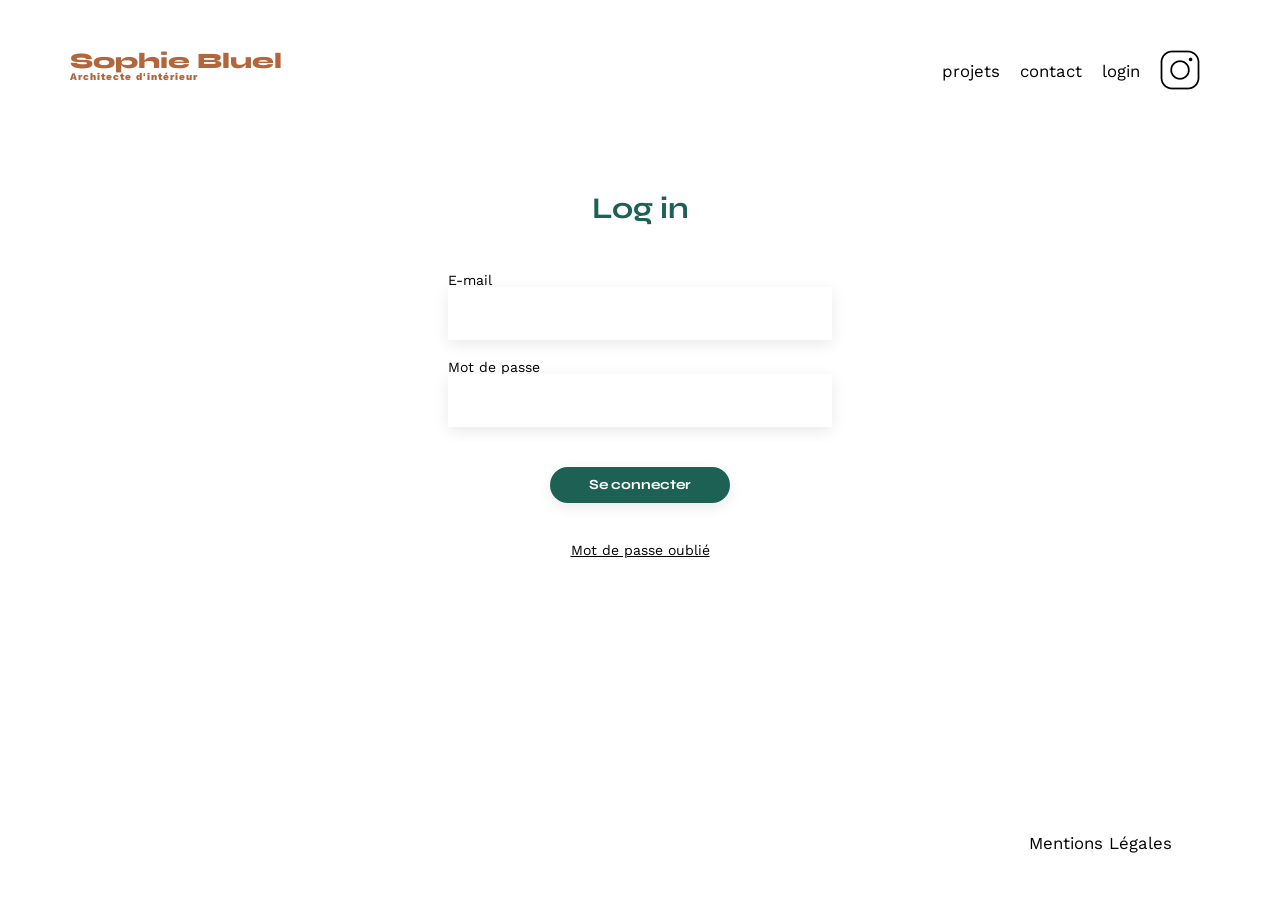
<file: FrontEnd/login.html>
<!DOCTYPE html>
<html lang="fr">
<head>
	<meta charset="UTF-8">
	<title>Sophie Bluel - Architecte d'intérieur</title>
	<meta name="viewport" content="width=device-width, initial-scale=1.0">
	<link rel="preconnect" href="https://fonts.googleapis.com">
	<link rel="preconnect" href="https://fonts.gstatic.com" crossorigin>
	<link href="https://fonts.googleapis.com/css2?family=Syne:wght@700;800&family=Work+Sans&display=swap" rel="stylesheet">
	<meta name="description" content="">
	<link rel="stylesheet" href="./assets/style.css">
	<script src="./auth.js" defer ></script>
</head>
<body>
    <header>
        <h1>Sophie Bluel <span>Architecte d'intérieur</span></h1>
        <nav>
		    <ul>
			    <li><a href="index.html">projets</a></li>
			    <li><a>contact</a></li>
			    <li><a href="login.html" id="login">login</a></li>
			    <li><img src="./assets/icons/instagram.png" alt="Instagram"></li>
		    </ul>
	    </nav>
    </header>
    <main>
        <h2 class="loginTitle">Log in</h2>
        <section>
            <form id="loginForm">
                <div>
                    <label for="email">E-mail</label>
                    <br>
                    <input type="email" id="email" name="email">
                </div>
                <div>
                    <label for="password">Mot de passe</label>
                    <br>
                    <input type="password" id="password" name="password">
                </div>
                <input id="submit" type="submit" value="Se connecter">
                <p id="error"></p>
                <a>Mot de passe oublié</a>
            </form>
        </section>
    </main>
    <footer>
        <nav>
		    <ul>
			    <li>Mentions Légales</li>
		    </ul>
	    </nav>
    </footer>
</body>
</html>
</file>
<file: FrontEnd/assets/style.css>
/* http://meyerweb.com/eric/tools/css/reset/
   v2.0 | 20110126
   License: none (public domain)
*/

html, body, div, span, applet, object, iframe,
h1, h2, h3, h4, h5, h6, p, blockquote, pre,
a, abbr, acronym, address, big, cite, code,
del, dfn, em, img, ins, kbd, q, s, samp,
small, strike, strong, sub, sup, tt, var,
b, u, i, center,
dl, dt, dd, ol, ul, li,
fieldset, form, label, legend,
table, caption, tbody, tfoot, thead, tr, th, td,
article, aside, canvas, details, embed,
figure, figcaption, footer, header, hgroup,
menu, nav, output, ruby, section, summary,
time, mark, audio, video {
	margin: 0;
	padding: 0;
	border: 0;
	font-size: 100%;
	font: inherit;
	vertical-align: baseline;
}
/* HTML5 display-role reset for older browsers */
article, aside, details, figcaption, figure,
footer, header, hgroup, menu, nav, section {
	display: block;
}
body {
	line-height: 1;
}
ol, ul {
	list-style: none;
}
blockquote, q {
	quotes: none;
}
blockquote:before, blockquote:after,
q:before, q:after {
	content: '';
	content: none;
}
table {
	border-collapse: collapse;
	border-spacing: 0;
}
/** end reset css**/
body {
	max-width: 1140px;
	margin:auto;
	font-family: 'Work Sans' ;
	font-size: 14px;
}
header {
	display: flex;
	justify-content: space-between;
	margin: 50px 0
}
section {
	margin: 50px 0
}

h1{
	display: flex;
	flex-direction: column;
	font-family: 'Syne';
	font-size: 22px;
	font-weight: 800;
	color: #B1663C
}

h1 > span {
	font-family: 'Work Sans';
	font-size:10px;
	letter-spacing: 0.1em;
;
}

h2{
	font-family: 'Syne';
	font-weight: 700;
	font-size: 30px;
	color: #1D6154
}
nav ul {
	display: flex;
	align-items: center;
	list-style-type: none;

}
nav li {
	padding: 0 10px;
	font-size: 1.2em;
}

li:hover {
	color: #B1663C;
}
#introduction {
	display: flex;
	align-items: center;
}
#introduction figure {
	flex: 1
}
#introduction img {
	display: block;
	margin: auto;
	width: 80%;
}

#introduction article {
	flex: 1
}
#introduction h2 {
	margin-bottom: 1em;
}

#introduction p {
	margin-bottom: 0.5em;
}


.projets h2 {
	text-align: center;
	margin-bottom: 50px;
}
#projectGallery {
	width: 100%;
	display: grid;
	grid-template-columns: 1fr 1fr 1fr;
	grid-column-gap: 20px;
	grid-row-gap: 20px;
}

#projectGallery img {
	width: 100%;
}

.projets {
	display: flex;
	justify-content: center;
	text-align: center;
	gap: 10px;
}

#editionProjet {
	padding-block: 10px;
	padding-inline: 20px;
	display: none;
	gap: 5px;
}

#filter {
	display: flex;
	gap: 10px;
	justify-content: center;
	padding-bottom: 50px;
}

.filterButton {
	border-radius: 60px;
	padding: 5px 10px;
	border: solid 1px #1D6154;
	color: #1D6154;
	font-size: 16px;
	background-color: white;
	font-family: syne;
}

.filterButton.active {
	background-color: #1D6154;
	color: white;
}

#contact {
	width: 50%;
margin: auto;
}
#contact > * {
	text-align: center;

}
#contact h2{
	margin-bottom: 20px;
}
#contact form {
	text-align: left;
	margin-top:30px;
	display: flex;
	flex-direction: column;
}

input {
	height: 50px;
	font-size: 1.2em;
	border: none;
	box-shadow: 0px 4px 14px rgba(0, 0, 0, 0.09);
}
label {
	margin: 2em 0 1em 0;
}
#contact textarea {
	border: none;
	box-shadow: 0px 4px 14px rgba(0, 0, 0, 0.09);
}

input[type="submit"]{
	font-family: 'Syne';
	font-weight: 700;
	color: white;
	background-color: #1D6154;
	margin : 50px auto ;
	width: 180px;
	text-align: center;
	border-radius: 60px ;
}

footer nav ul {
	display: flex;
	justify-content: flex-end;
	margin: 2em
}


/** CSS login.html **/

header {
	padding-bottom: 50px;
}

main {
	padding-bottom: 200px;
}

#edition {
	display: none;
	justify-content: center;
	align-items: center;
	background-color: black;
	color: white;
	padding-block: 22px;
	gap: 10px;
	width: 100%;
	font-size: 16px;
}

.loginTitle {
	text-align: center;
}

#logout {
	display: none;
}

#loginForm {
	display: flex;
	flex-direction: column;
	gap: 20px;
	align-items: center;
}

form input {
	width: 380px;
	height: 51px;
}

#submit {
	width: 179px;
	height: 36px;
	margin: 20px 0 0 0;
}

.js-modal {
	display: flex;
	justify-content: center;
	align-items: center;
	position: fixed;
	top: 0;
	left: 0;
	width: 100%;
	height: 100%;
	background-color: rgba(0, 0, 0, 0.8);
}

.modal-title {
	text-align: center;
	margin-inline: 20px;
	font-size: 26px;
	padding-bottom: 50px;
}

.js-modal-close {
	display: flex;
	justify-content: flex-end;
	font-size: 15px;
	cursor: pointer;
}

.modal-wrapper {
	background-color: white;
	padding: 20px;
	border-radius: 5px;
	width: 630px;
	height: 688px;
}

#modalGallery {
	margin-inline: 70px;
	padding-bottom: 60px;
	display: grid;
	grid-template-columns: 1fr 1fr 1fr 1fr 77px;
	grid-template-rows: auto;
	column-gap: 10px;
	row-gap: 20px;
	border-bottom: solid 1px #B3B3B3;
}

#modalGallery img {
	width: 77px;
	height: 103px;
	object-fit: cover;
}

#addPhoto {
	display: flex;
	justify-content: center;
	align-items: center;
	font-family: 'Syne';
    color: white;
    background-color: #1D6154;
    width: 237px;
	height: 36px;
    text-align: center;
    border-radius: 60px;
	font-size: 14px;
	margin: 50px auto;
}

#preview {
  width: 129px;
  height: 193px;
  object-fit: cover;
  margin-top: 15px;
  display: none;
  object-fit: contain;
}

.photoPreview {
    width: 100%;
    height: 200px;
    position: relative;
    display: flex;
    flex-direction: column;
    justify-content: center;
    align-items: center;
    overflow: hidden;
}

.photoPreview.selected > * {
    display: none;
}


.card-modal {
	width: 77px;
	height: 103px;
}

.image-container {
	position: relative;
	width: 100%;
}

.trash-icon {
	position: absolute;
	top: 5px;
	right: 5px;
	font-size: 10px;
	color: white;
	background-color: black;
	cursor: pointer;
	padding: 8px;
}

#addPhotoForm {
	display: flex;
	flex-direction: column;
	align-items: center;
	gap: 10px;
}

#editionProjet2 {
	display: flex;
	justify-content: space-between;
	align-items: center;
	gap: 10px;
	width: 100%;
}

#js-modal-back {
	font-size: 21px;
	cursor: pointer;
}

#addPhotoForm div {
	display: flex;
	flex-direction: column;
}

#addPhotoForm input {
	width: 420px;
	height: 51px;
}

#addPhotoForm select {
	width: 420px;
	height: 51px;
	box-shadow: 0px 4px 14px rgba(0, 0, 0, 0.09);
	border: none;
}

.border {
	padding-bottom: 50px;
	border-bottom: solid 1px #B3B3B3;
}

.photoPreview {
	align-items: center;
	justify-content: center;
	width: 420px;
	height: 169px;
	border-radius: 5px;
	cursor: pointer;
	background-color: #E8F1F6;
	gap: 3px;
	border: none;
	font-family: "work sans";
	color: #306685;
}

.photoPreview i {
	font-size: 68px;
	color: #B9C5CC;
	margin: 10px;
}

#validateButton {
	background-color: #A7A7A7;
	color: white;
	border: none;
	padding: 10px 20px;
	border-radius: 60px;
	font-size: 14px;
	cursor: pointer;
	width: 237px;
	height: 36px;
	font-family: "syne";
	margin-top: 40px;
}

#addPhotoLabel {
	background-color: #CBD6DC;
	color: #306685;
	border: none;
	padding: 10px 10px;
	border-radius: 60px;
	font-size: 14px;
	cursor: pointer;
	width: 173px;
	text-align: center;
	margin: 0 auto;
	box-sizing: border-box;
}

#addPhotoButton {
	display: none;
}

.photo-info {
	font-size: 10px;
	color: #444444;
	margin-top: 5px;
}

#submit {
	width: 180px;
	height: 36px;
	font-size: 14px;
}

#loginForm a {
	text-decoration: underline;
}

a {
	text-decoration: none;
	color: black;
}
</file>
